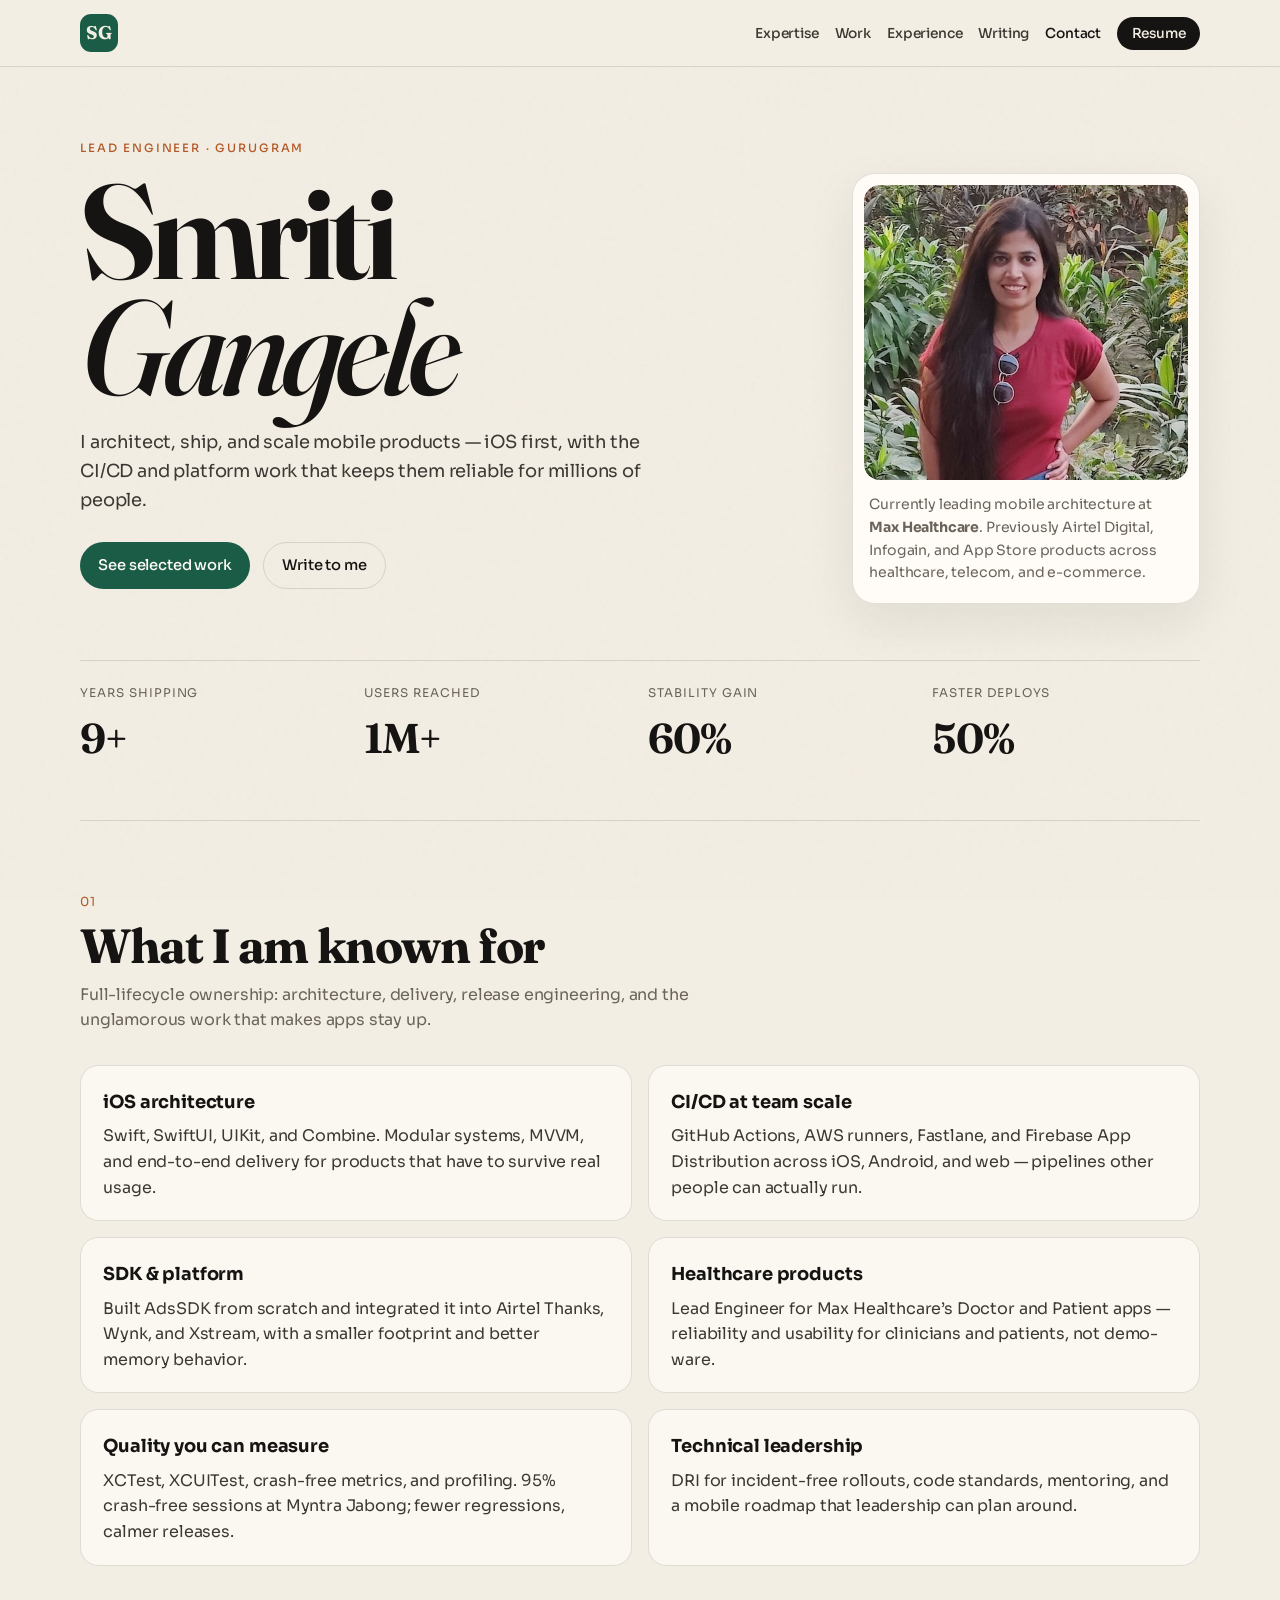
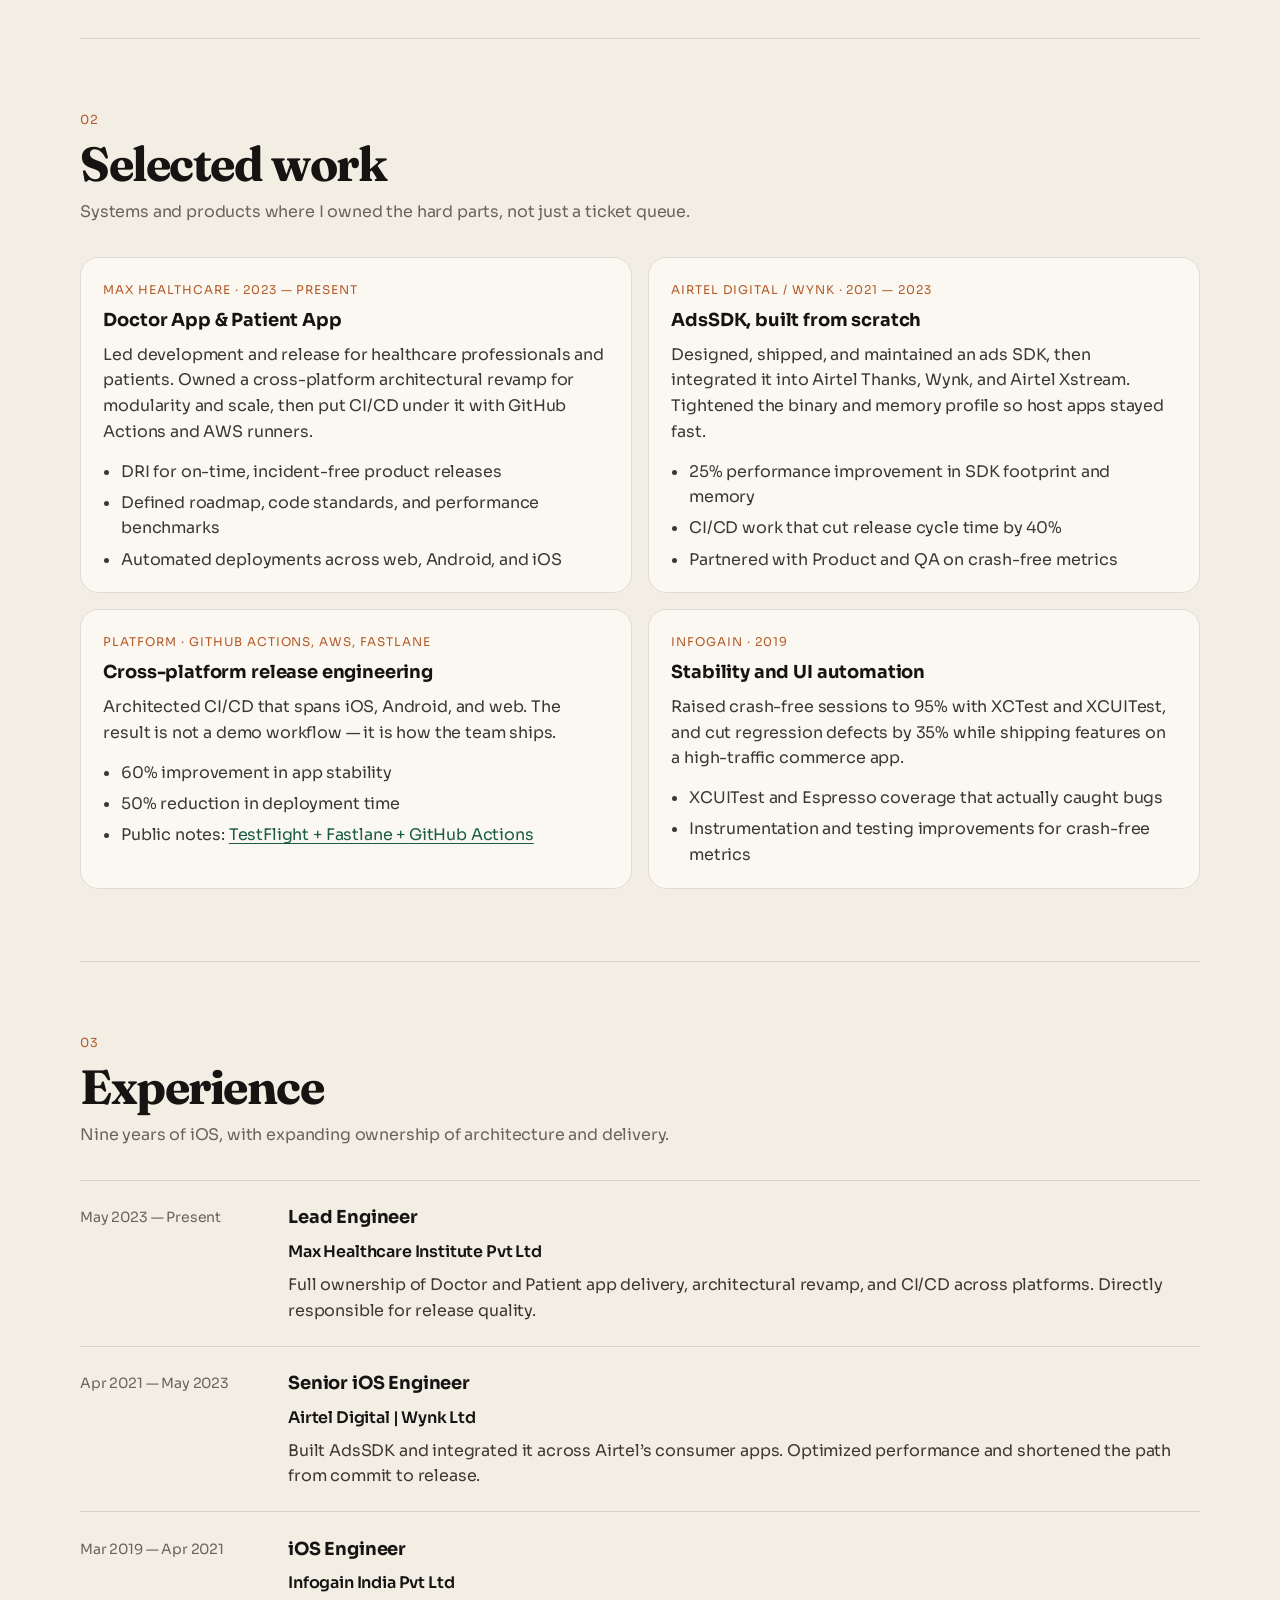
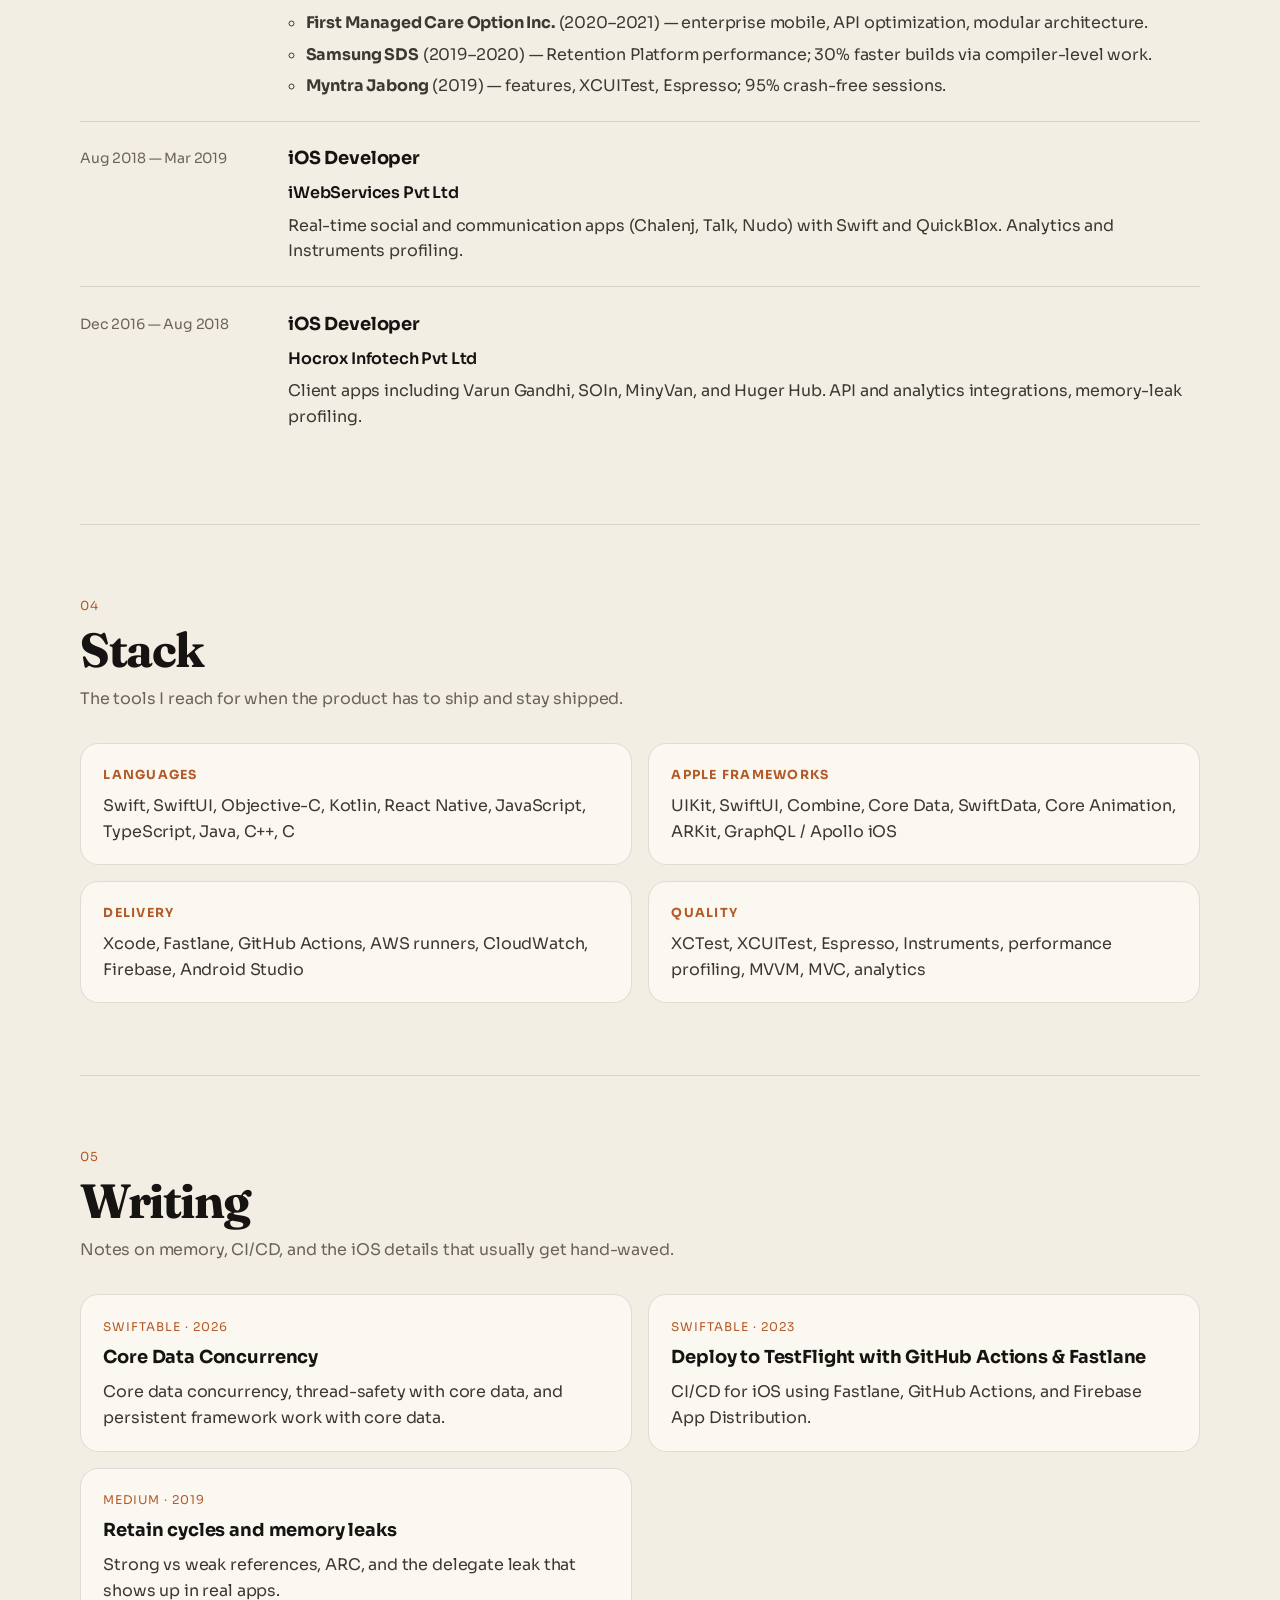
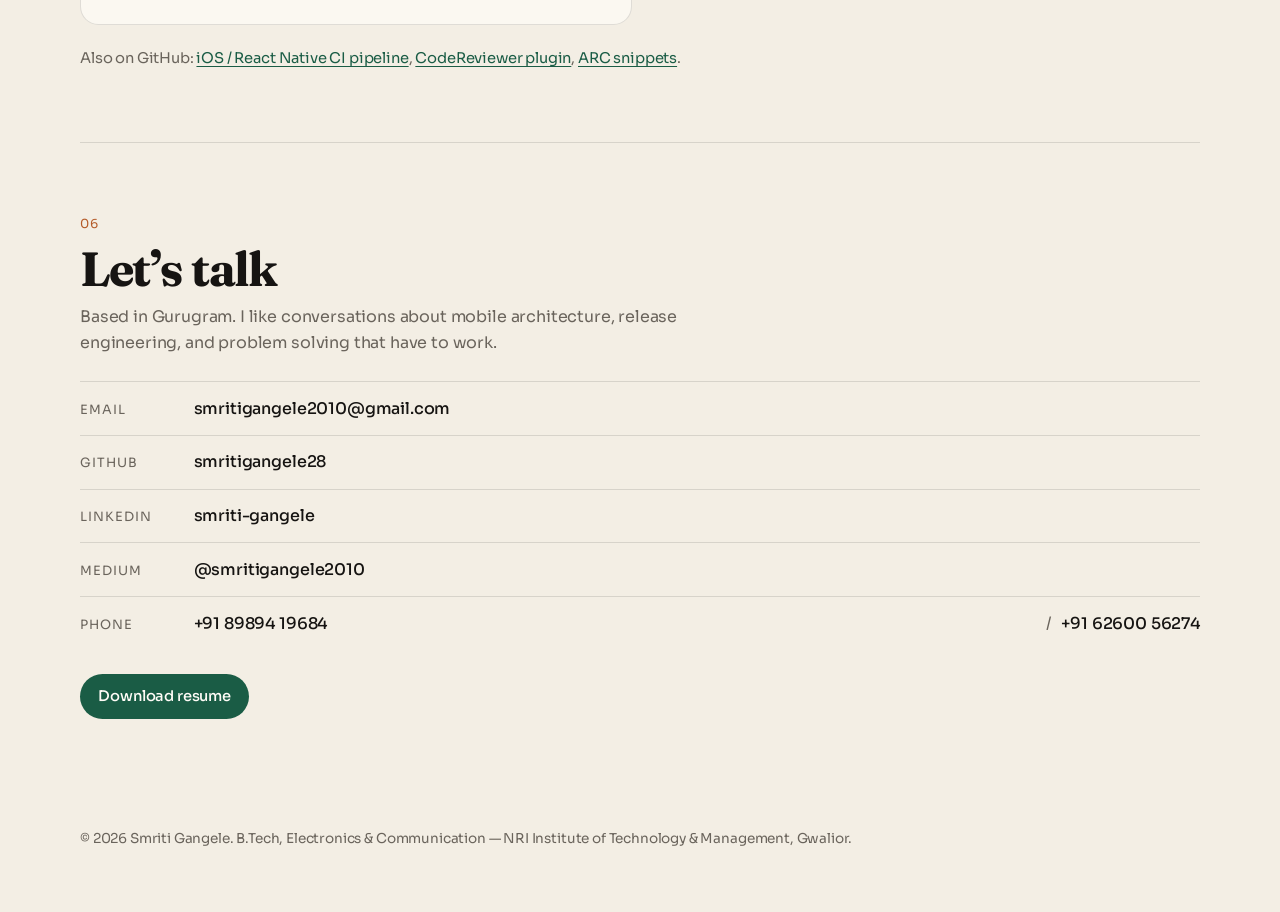
<file: index.html>
<!DOCTYPE html>
<html lang="en">
  <head>
    <meta charset="utf-8" />
    <meta name="viewport" content="width=device-width, initial-scale=1" />
    <title>Smriti Gangele — Lead Engineer</title>
    <meta
      name="description"
      content="Lead Engineer with 9+ years architecting iOS and cross-platform products. Swift, SwiftUI, CI/CD, and healthcare apps used by 1M+ people."
    />
    <meta name="theme-color" content="#1A5C45" />
    <meta property="og:title" content="Smriti Gangele — Lead Engineer" />
    <meta
      property="og:description"
      content="iOS architecture, CI/CD, and healthcare products at scale. 9+ years shipping reliable mobile systems."
    />
    <meta property="og:type" content="website" />
    <meta property="og:url" content="https://smritigangele28.github.io/" />
    <meta property="og:image" content="https://smritigangele28.github.io/assets/Smriti_12.jpg?v=2" />
    <meta name="twitter:card" content="summary" />
    <link rel="canonical" href="https://smritigangele28.github.io/" />
    <link rel="icon" href="assets/favicon.svg" type="image/svg+xml" />
    <link rel="apple-touch-icon" href="assets/Smriti_12.jpg?v=2" />
    <link rel="preconnect" href="https://fonts.googleapis.com" />
    <link rel="preconnect" href="https://fonts.gstatic.com" crossorigin />
    <link
      href="https://fonts.googleapis.com/css2?family=Fraunces:ital,opsz,wght@0,9..144,500;0,9..144,650;0,9..144,700;1,9..144,500&family=Sora:wght@300;400;500;600&display=swap"
      rel="stylesheet"
    />
    <link rel="stylesheet" href="styles.css?v=6" />
    <script type="application/ld+json">
      {
        "@context": "https://schema.org",
        "@type": "Person",
        "name": "Smriti Gangele",
        "jobTitle": "Lead Engineer",
        "worksFor": {
          "@type": "Organization",
          "name": "Max Healthcare Institute"
        },
        "email": "mailto:smritigangele2010@gmail.com",
        "url": "https://smritigangele28.github.io",
        "image": "https://smritigangele28.github.io/assets/Smriti_12.jpg?v=2",
        "sameAs": [
          "https://github.com/smritigangele28",
          "https://www.linkedin.com/in/smriti-gangele-b7192074",
          "https://medium.com/@smritigangele2010gmail.com"
        ]
      }
    </script>
  </head>
  <body>
    <a class="skip-link" href="#content">Skip to content</a>

    <header class="site-header">
      <a class="wordmark" href="#top">SG</a>
      <nav class="nav" aria-label="Primary">
        <button class="nav-toggle" type="button" aria-expanded="false" aria-controls="nav-menu">
          Menu
        </button>
        <ul id="nav-menu" class="nav-list">
          <li><a href="#expertise">Expertise</a></li>
          <li><a href="#work">Work</a></li>
          <li><a href="#experience">Experience</a></li>
          <li><a href="#writing">Writing</a></li>
          <li><a href="#contact">Contact</a></li>
          <li>
            <a class="nav-resume" href="assets/Smriti_Gangele_Resume.pdf" download>
              Resume
            </a>
          </li>
        </ul>
      </nav>
    </header>

    <main id="content">
      <section class="hero" id="top">
        <p class="eyebrow">Lead Engineer · Gurugram</p>
        <div class="hero-grid">
          <div>
            <h1>Smriti <em>Gangele</em></h1>
            <p class="lede">
              I architect, ship, and scale mobile products — iOS first, with
              the CI/CD and platform work that keeps them reliable for millions
              of people.
            </p>
            <div class="hero-actions">
              <a class="btn btn-primary" href="#work">See selected work</a>
              <a class="btn btn-ghost" href="mailto:smritigangele2010@gmail.com">Write to me</a>
            </div>
          </div>
          <aside class="portrait-card">
            <img
              src="assets/Smriti_12.jpg?v=2"
              alt="Portrait of Smriti Gangele"
              width="486"
              height="442"
            />
            <p>
              Currently leading mobile architecture at
              <strong>Max Healthcare</strong>. Previously Airtel Digital, Infogain,
              and App Store products across healthcare, telecom, and e-commerce.
            </p>
          </aside>
        </div>

        <dl class="metrics">
          <div>
            <dt>Years shipping</dt>
            <dd>9+</dd>
          </div>
          <div>
            <dt>Users reached</dt>
            <dd>1M+</dd>
          </div>
          <div>
            <dt>Stability gain</dt>
            <dd>60%</dd>
          </div>
          <div>
            <dt>Faster deploys</dt>
            <dd>50%</dd>
          </div>
        </dl>
      </section>

      <section id="expertise" class="section">
        <div class="section-head">
          <p class="index">01</p>
          <h2>What I am known for</h2>
          <p>
            Full-lifecycle ownership: architecture, delivery, release engineering,
            and the unglamorous work that makes apps stay up.
          </p>
        </div>
        <div class="bento">
          <article>
            <h3>iOS architecture</h3>
            <p>
              Swift, SwiftUI, UIKit, and Combine. Modular systems, MVVM, and
              end-to-end delivery for products that have to survive real usage.
            </p>
          </article>
          <article>
            <h3>CI/CD at team scale</h3>
            <p>
              GitHub Actions, AWS runners, Fastlane, and Firebase App Distribution
              across iOS, Android, and web — pipelines other people can actually run.
            </p>
          </article>
          <article>
            <h3>SDK &amp; platform</h3>
            <p>
              Built AdsSDK from scratch and integrated it into Airtel Thanks, Wynk,
              and Xstream, with a smaller footprint and better memory behavior.
            </p>
          </article>
          <article>
            <h3>Healthcare products</h3>
            <p>
              Lead Engineer for Max Healthcare’s Doctor and Patient apps — reliability
              and usability for clinicians and patients, not demo-ware.
            </p>
          </article>
          <article>
            <h3>Quality you can measure</h3>
            <p>
              XCTest, XCUITest, crash-free metrics, and profiling. 95% crash-free
              sessions at Myntra Jabong; fewer regressions, calmer releases.
            </p>
          </article>
          <article>
            <h3>Technical leadership</h3>
            <p>
              DRI for incident-free rollouts, code standards, mentoring, and a
              mobile roadmap that leadership can plan around.
            </p>
          </article>
        </div>
      </section>

      <section id="work" class="section">
        <div class="section-head">
          <p class="index">02</p>
          <h2>Selected work</h2>
          <p>Systems and products where I owned the hard parts, not just a ticket queue.</p>
        </div>
        <div class="work-list">
          <article class="work-card">
            <p class="work-meta">Max Healthcare · 2023 — present</p>
            <h3>Doctor App &amp; Patient App</h3>
            <p>
              Led development and release for healthcare professionals and patients.
              Owned a cross-platform architectural revamp for modularity and scale,
              then put CI/CD under it with GitHub Actions and AWS runners.
            </p>
            <ul>
              <li>DRI for on-time, incident-free product releases</li>
              <li>Defined roadmap, code standards, and performance benchmarks</li>
              <li>Automated deployments across web, Android, and iOS</li>
            </ul>
          </article>
          <article class="work-card">
            <p class="work-meta">Airtel Digital / Wynk · 2021 — 2023</p>
            <h3>AdsSDK, built from scratch</h3>
            <p>
              Designed, shipped, and maintained an ads SDK, then integrated it into
              Airtel Thanks, Wynk, and Airtel Xstream. Tightened the binary and
              memory profile so host apps stayed fast.
            </p>
            <ul>
              <li>25% performance improvement in SDK footprint and memory</li>
              <li>CI/CD work that cut release cycle time by 40%</li>
              <li>Partnered with Product and QA on crash-free metrics</li>
            </ul>
          </article>
          <article class="work-card">
            <p class="work-meta">Platform · GitHub Actions, AWS, Fastlane</p>
            <h3>Cross-platform release engineering</h3>
            <p>
              Architected CI/CD that spans iOS, Android, and web. The result is
              not a demo workflow — it is how the team ships.
            </p>
            <ul>
              <li>60% improvement in app stability</li>
              <li>50% reduction in deployment time</li>
              <li>
                Public notes:
                <a href="https://medium.com/swiftable/build-and-deploy-the-app-to-testflight-using-github-actions-with-fastlane-and-app-distribution-ff1786a8bf72">
                  TestFlight + Fastlane + GitHub Actions
                </a>
              </li>
            </ul>
          </article>
          <article class="work-card">
            <p class="work-meta">Infogain · 2019</p>
            <h3>Stability and UI automation</h3>
            <p>
              Raised crash-free sessions to 95% with XCTest and XCUITest, and
              cut regression defects by 35% while shipping features on a
              high-traffic commerce app.
            </p>
            <ul>
              <li>XCUITest and Espresso coverage that actually caught bugs</li>
              <li>Instrumentation and testing improvements for crash-free metrics</li>
            </ul>
          </article>
        </div>
      </section>

      <section id="experience" class="section">
        <div class="section-head">
          <p class="index">03</p>
          <h2>Experience</h2>
          <p>Nine years of iOS, with expanding ownership of architecture and delivery.</p>
        </div>
        <ol class="timeline">
          <li>
            <div class="when">May 2023 — Present</div>
            <div>
              <h3>Lead Engineer</h3>
              <p class="org">Max Healthcare Institute Pvt Ltd</p>
              <p>
                Full ownership of Doctor and Patient app delivery, architectural
                revamp, and CI/CD across platforms. Directly responsible for
                release quality.
              </p>
            </div>
          </li>
          <li>
            <div class="when">Apr 2021 — May 2023</div>
            <div>
              <h3>Senior iOS Engineer</h3>
              <p class="org">Airtel Digital | Wynk Ltd</p>
              <p>
                Built AdsSDK and integrated it across Airtel’s consumer apps.
                Optimized performance and shortened the path from commit to release.
              </p>
            </div>
          </li>
          <li>
            <div class="when">Mar 2019 — Apr 2021</div>
            <div>
              <h3>iOS Engineer</h3>
              <p class="org">Infogain India Pvt Ltd</p>
              <ul class="nested">
                <li>
                  <strong>First Managed Care Option Inc.</strong> (2020–2021) —
                  enterprise mobile, API optimization, modular architecture.
                </li>
                <li>
                  <strong>Samsung SDS</strong> (2019–2020) — Retention Platform
                  performance; 30% faster builds via compiler-level work.
                </li>
                <li>
                  <strong>Myntra Jabong</strong> (2019) — features, XCUITest,
                  Espresso; 95% crash-free sessions.
                </li>
              </ul>
            </div>
          </li>
          <li>
            <div class="when">Aug 2018 — Mar 2019</div>
            <div>
              <h3>iOS Developer</h3>
              <p class="org">iWebServices Pvt Ltd</p>
              <p>
                Real-time social and communication apps (Chalenj, Talk, Nudo)
                with Swift and QuickBlox. Analytics and Instruments profiling.
              </p>
            </div>
          </li>
          <li>
            <div class="when">Dec 2016 — Aug 2018</div>
            <div>
              <h3>iOS Developer</h3>
              <p class="org">Hocrox Infotech Pvt Ltd</p>
              <p>
                Client apps including Varun Gandhi, SOIn, MinyVan, and Huger Hub.
                API and analytics integrations, memory-leak profiling.
              </p>
            </div>
          </li>
        </ol>
      </section>

      <section id="stack" class="section">
        <div class="section-head">
          <p class="index">04</p>
          <h2>Stack</h2>
          <p>The tools I reach for when the product has to ship and stay shipped.</p>
        </div>
        <div class="stack-grid">
          <div>
            <h3>Languages</h3>
            <p>Swift, SwiftUI, Objective-C, Kotlin, React Native, JavaScript, TypeScript, Java, C++, C</p>
          </div>
          <div>
            <h3>Apple frameworks</h3>
            <p>UIKit, SwiftUI, Combine, Core Data, SwiftData, Core Animation, ARKit, GraphQL / Apollo iOS</p>
          </div>
          <div>
            <h3>Delivery</h3>
            <p>Xcode, Fastlane, GitHub Actions, AWS runners, CloudWatch, Firebase, Android Studio</p>
          </div>
          <div>
            <h3>Quality</h3>
            <p>XCTest, XCUITest, Espresso, Instruments, performance profiling, MVVM, MVC, analytics</p>
          </div>
        </div>
      </section>

      <section id="writing" class="section">
        <div class="section-head">
          <p class="index">05</p>
          <h2>Writing</h2>
          <p>Notes on memory, CI/CD, and the iOS details that usually get hand-waved.</p>
        </div>
        <div class="writing-list">
           <a
            class="writing-card"
            href="https://medium.com/swiftable/core-data-concurrency-b627ce2e239e"
          >
            <p class="work-meta">Swiftable · 2026</p>
            <h3>Core Data Concurrency</h3>
            <p>Core data concurrency, thread-safety with core data, and persistent framework work with core data.</p>
          </a>
          <a
            class="writing-card"
            href="https://medium.com/swiftable/build-and-deploy-the-app-to-testflight-using-github-actions-with-fastlane-and-app-distribution-ff1786a8bf72"
          >
            <p class="work-meta">Swiftable · 2023</p>
            <h3>Deploy to TestFlight with GitHub Actions &amp; Fastlane</h3>
            <p>CI/CD for iOS using Fastlane, GitHub Actions, and Firebase App Distribution.</p>
          </a>
          <a
            class="writing-card"
            href="https://medium.com/@smritigangele2010gmail.com/retain-cycle-and-memory-leaks-9bb2313bee21"
          >
            <p class="work-meta">Medium · 2019</p>
            <h3>Retain cycles and memory leaks</h3>
            <p>Strong vs weak references, ARC, and the delegate leak that shows up in real apps.</p>
          </a>
        </div>
        <p class="more-links">
          Also on GitHub:
          <a href="https://github.com/smritigangele28/CI_Pipeline_iOS_React_Native">iOS / React Native CI pipeline</a>,
          <a href="https://github.com/smritigangele28/CodeReviewerPlugin">CodeReviewer plugin</a>,
          <a href="https://github.com/smritigangele28/ARC-snippets">ARC snippets</a>.
        </p>
      </section>

      <section id="contact" class="section contact">
        <div class="section-head">
          <p class="index">06</p>
          <h2>Let’s talk</h2>
          <p>
            Based in Gurugram. I like conversations about mobile architecture,
            release engineering, and problem solving that have to work.
          </p>
        </div>
        <ul class="contact-list">
          <li>
            <span>Email</span>
            <a href="mailto:smritigangele2010@gmail.com">smritigangele2010@gmail.com</a>
          </li>
          <li>
            <span>GitHub</span>
            <a href="https://github.com/smritigangele28">smritigangele28</a>
          </li>
          <li>
            <span>LinkedIn</span>
            <a href="https://www.linkedin.com/in/smriti-gangele-b7192074">smriti-gangele</a>
          </li>
          <li>
            <span>Medium</span>
            <a href="https://medium.com/@smritigangele2010gmail.com">@smritigangele2010</a>
          </li>
          <li>
            <span>Phone</span>
            <a href="tel:+918989419684">+91 89894 19684</a>
            <span class="sep">/</span>
            <a href="tel:+916260056274">+91 62600 56274</a>
          </li>
        </ul>
        <a class="btn btn-primary" href="assets/Smriti_Gangele_Resume.pdf" download>
          Download resume
        </a>
      </section>
    </main>

    <footer class="site-footer">
      <p>© <span id="year"></span> Smriti Gangele. B.Tech, Electronics &amp; Communication — NRI Institute of Technology &amp; Management, Gwalior.</p>
    </footer>

    <script src="script.js"></script>
  </body>
</html>
</file>
<file: styles.css>
:root {
  --paper: #f3eee4;
  --paper-2: #e8e0d2;
  --ink: #161412;
  --ink-soft: #3c3833;
  --muted: #6a645c;
  --line: rgba(22, 20, 18, 0.12);
  --pine: #1a5c45;
  --pine-deep: #124233;
  --copper: #b45a28;
  --white: #fffcf7;
  --shadow: 0 18px 50px rgba(22, 20, 18, 0.08);
  --serif: "Fraunces", "Iowan Old Style", "Palatino Linotype", Palatino, serif;
  --sans: "Sora", "Avenir Next", "Segoe UI", sans-serif;
  --max: 1120px;
}

*,
*::before,
*::after {
  box-sizing: border-box;
}

html {
  scroll-behavior: smooth;
}

body {
  margin: 0;
  color: var(--ink);
  background: var(--paper);
  font-family: var(--sans);
  font-weight: 400;
  line-height: 1.6;
  letter-spacing: -0.01em;
}

body::before {
  content: "";
  position: fixed;
  inset: 0;
  pointer-events: none;
  opacity: 0.04;
  background-image: url("data:image/svg+xml,%3Csvg viewBox='0 0 200 200' xmlns='http://www.w3.org/2000/svg'%3E%3Cfilter id='n'%3E%3CfeTurbulence type='fractalNoise' baseFrequency='.85' numOctaves='4' stitchTiles='stitch'/%3E%3C/filter%3E%3Crect width='100%25' height='100%25' filter='url(%23n)'/%3E%3C/svg%3E");
  z-index: 0;
}

body > * {
  position: relative;
  z-index: 1;
}

img {
  max-width: 100%;
  display: block;
}

a {
  color: var(--pine);
  text-underline-offset: 0.18em;
}

a:hover {
  color: var(--pine-deep);
}

:focus-visible {
  outline: 2px solid var(--pine);
  outline-offset: 3px;
}

.skip-link {
  position: absolute;
  left: 1rem;
  top: -4rem;
  background: var(--ink);
  color: var(--paper);
  padding: 0.6rem 0.9rem;
  z-index: 20;
}

.skip-link:focus {
  top: 1rem;
}

.site-header {
  position: sticky;
  top: 0;
  z-index: 10;
  display: flex;
  align-items: center;
  justify-content: space-between;
  gap: 1rem;
  padding: 0.85rem max(6vw, calc((100% - var(--max)) / 2));
  background: color-mix(in srgb, var(--paper) 86%, transparent);
  backdrop-filter: blur(16px);
  border-bottom: 1px solid var(--line);
}

.wordmark {
  font-family: var(--serif);
  font-weight: 700;
  font-size: 1.15rem;
  text-decoration: none;
  background: var(--pine);
  color: var(--paper);
  width: 2.4rem;
  height: 2.4rem;
  display: grid;
  place-items: center;
  border-radius: 0.7rem;
}

.nav {
  position: relative;
}

.nav-toggle {
  display: none;
  font: inherit;
  background: transparent;
  border: 1px solid var(--line);
  border-radius: 999px;
  padding: 0.45rem 0.9rem;
  cursor: pointer;
}

.nav-list {
  display: flex;
  align-items: center;
  flex-wrap: wrap;
  justify-content: flex-end;
  gap: 0.35rem 1rem;
  list-style: none;
  margin: 0;
  padding: 0;
}

.nav-list a {
  color: var(--ink-soft);
  text-decoration: none;
  font-size: 0.86rem;
  font-weight: 500;
}

.nav-list a:hover,
.nav-list a[aria-current="true"] {
  color: var(--ink);
}

.nav-resume {
  background: var(--ink);
  color: var(--paper) !important;
  padding: 0.5rem 0.9rem;
  border-radius: 999px;
}

.hero,
.section,
.site-footer {
  width: min(var(--max), calc(100% - 12vw));
  margin-inline: auto;
}

.hero {
  padding: 4.5rem 0 3rem;
}

.eyebrow {
  margin: 0 0 1rem;
  text-transform: uppercase;
  letter-spacing: 0.16em;
  font-size: 0.72rem;
  font-weight: 500;
  color: var(--copper);
}

.hero-grid {
  display: grid;
  grid-template-columns: minmax(0, 1.35fr) minmax(240px, 0.65fr);
  gap: 3rem;
  align-items: start;
}

h1 {
  margin: 0;
  font-family: var(--serif);
  font-size: clamp(4.2rem, 12vw, 8.4rem);
  line-height: 0.86;
  font-weight: 650;
  letter-spacing: -0.045em;
}

h1 em {
  display: block;
  font-style: italic;
  font-weight: 500;
  color: inherit;
}

.lede {
  max-width: 38rem;
  font-size: 1.12rem;
  color: var(--ink-soft);
  margin: 1.5rem 0 1.75rem;
}

.hero-actions {
  display: flex;
  flex-wrap: wrap;
  gap: 0.8rem;
}

.btn {
  display: inline-flex;
  align-items: center;
  justify-content: center;
  min-height: 2.8rem;
  padding: 0.65rem 1.15rem;
  border-radius: 999px;
  text-decoration: none;
  font-weight: 500;
  font-size: 0.92rem;
}

.btn-primary {
  background: var(--pine);
  color: var(--white);
}

.btn-primary:hover {
  background: var(--pine-deep);
  color: var(--white);
}

.btn-ghost {
  background: transparent;
  color: var(--ink);
  border: 1px solid var(--line);
}

.portrait-card {
  background: var(--white);
  border: 1px solid var(--line);
  border-radius: 1.4rem;
  padding: 0.7rem;
  box-shadow: var(--shadow);
}

.portrait-card img {
  width: 100%;
  height: auto;
  object-fit: contain;
  border-radius: 1rem;
}

.portrait-card p {
  margin: 0.85rem 0.35rem 0.5rem;
  font-size: 0.88rem;
  color: var(--muted);
}

.portrait-card strong {
  white-space: nowrap;
}

.metrics {
  display: grid;
  grid-template-columns: repeat(4, 1fr);
  gap: 1rem;
  margin: 3.5rem 0 0;
  padding: 1.4rem 0 0;
  border-top: 1px solid var(--line);
}

.metrics div {
  margin: 0;
}

.metrics dt {
  font-size: 0.75rem;
  color: var(--muted);
  text-transform: uppercase;
  letter-spacing: 0.08em;
}

.metrics dd {
  margin: 0.2rem 0 0;
  font-family: var(--serif);
  font-size: clamp(1.8rem, 4vw, 2.6rem);
  font-weight: 650;
  letter-spacing: -0.03em;
}

.section {
  padding: 4.5rem 0;
  border-top: 1px solid var(--line);
  scroll-margin-top: 4.5rem;
}

.section-head {
  display: flex;
  flex-direction: column;
  align-items: flex-start;
  margin-bottom: 2rem;
}

.index {
  margin: 0 0 0.45rem;
  font-size: 0.78rem;
  letter-spacing: 0.12em;
  color: var(--copper);
}

h2 {
  margin: 0 0 0.55rem;
  font-family: var(--serif);
  font-size: clamp(2rem, 4vw, 3rem);
  letter-spacing: -0.03em;
  line-height: 1.1;
}

.section-head > p:last-child {
  margin: 0;
  max-width: 40rem;
  color: var(--muted);
}

.bento,
.work-list,
.writing-list,
.stack-grid {
  display: grid;
  gap: 1rem;
}

.bento,
.work-list,
.writing-list {
  grid-template-columns: repeat(2, minmax(0, 1fr));
}

.bento article,
.work-card,
.writing-card,
.stack-grid div {
  background: color-mix(in srgb, var(--white) 70%, var(--paper));
  border: 1px solid var(--line);
  border-radius: 1.15rem;
  padding: 1.35rem 1.4rem 1.25rem;
}

.bento h3,
.work-card h3,
.writing-card h3,
.stack-grid h3,
.timeline h3 {
  margin: 0 0 0.45rem;
  font-size: 1.12rem;
}

.bento p,
.work-card p,
.writing-card p,
.stack-grid p,
.timeline p {
  margin: 0;
  color: var(--ink-soft);
}

.work-meta {
  margin: 0 0 0.45rem !important;
  font-size: 0.75rem;
  letter-spacing: 0.08em;
  text-transform: uppercase;
  color: var(--copper) !important;
}

.work-card ul,
.nested {
  margin: 0.9rem 0 0;
  padding-left: 1.1rem;
  color: var(--ink-soft);
}

.work-card li + li,
.nested li + li {
  margin-top: 0.35rem;
}

.timeline {
  list-style: none;
  margin: 0;
  padding: 0;
}

.timeline > li {
  display: grid;
  grid-template-columns: 11.5rem 1fr;
  gap: 1.5rem;
  padding: 1.4rem 0;
  border-top: 1px solid var(--line);
}

.when {
  color: var(--muted);
  font-size: 0.88rem;
  padding-top: 0.2rem;
}

.org {
  font-weight: 600;
  color: var(--ink) !important;
  margin-bottom: 0.45rem !important;
}

.stack-grid {
  grid-template-columns: repeat(2, minmax(0, 1fr));
}

.stack-grid h3 {
  font-size: 0.78rem;
  text-transform: uppercase;
  letter-spacing: 0.1em;
  color: var(--copper);
}

.writing-card {
  text-decoration: none;
  color: inherit;
  transition: transform 0.2s ease, border-color 0.2s ease;
}

.writing-card:hover {
  transform: translateY(-3px);
  border-color: color-mix(in srgb, var(--pine) 45%, var(--line));
  color: inherit;
}

.more-links {
  margin: 1.4rem 0 0;
  color: var(--muted);
  font-size: 0.92rem;
}

.contact .section-head {
  margin-bottom: 1.6rem;
}

.contact-list {
  list-style: none;
  margin: 0 0 1.5rem;
  padding: 0;
  width: 100%;
}

.contact-list li {
  display: grid;
  grid-template-columns: 6.5rem 1fr auto auto;
  gap: 0.6rem;
  align-items: baseline;
  padding: 0.85rem 0;
  border-top: 1px solid var(--line);
}

.contact-list li span:first-child {
  color: var(--muted);
  font-size: 0.8rem;
  text-transform: uppercase;
  letter-spacing: 0.08em;
}

.contact-list a {
  color: var(--ink);
  text-decoration: none;
  font-weight: 500;
}

.contact-list a:hover {
  color: var(--pine);
}

.sep {
  color: var(--muted);
}

.site-footer {
  padding: 1.5rem 0 3rem;
  color: var(--muted);
  font-size: 0.85rem;
}

@media (max-width: 1100px) {
  .nav-toggle {
    display: inline-flex;
  }

  .nav-list {
    display: none;
    position: absolute;
    right: 0;
    top: 2.8rem;
    flex-direction: column;
    align-items: flex-start;
    flex-wrap: nowrap;
    gap: 0.9rem;
    padding: 1rem 1.1rem;
    background: var(--white);
    border: 1px solid var(--line);
    border-radius: 1rem;
    box-shadow: var(--shadow);
  }

  .nav.is-open .nav-list {
    display: flex;
  }
}

@media (max-width: 860px) {
  .hero-grid,
  .bento,
  .work-list,
  .writing-list,
  .stack-grid,
  .timeline > li,
  .metrics,
  .contact-list li {
    grid-template-columns: 1fr;
  }

  h1 {
    font-size: clamp(3.2rem, 18vw, 5.2rem);
  }

  .metrics {
    grid-template-columns: 1fr 1fr;
  }

  .contact-list li {
    grid-template-columns: 1fr;
    gap: 0.2rem;
  }
}

@media (prefers-reduced-motion: reduce) {
  html {
    scroll-behavior: auto;
  }

  .writing-card {
    transition: none;
  }
}
</file>
